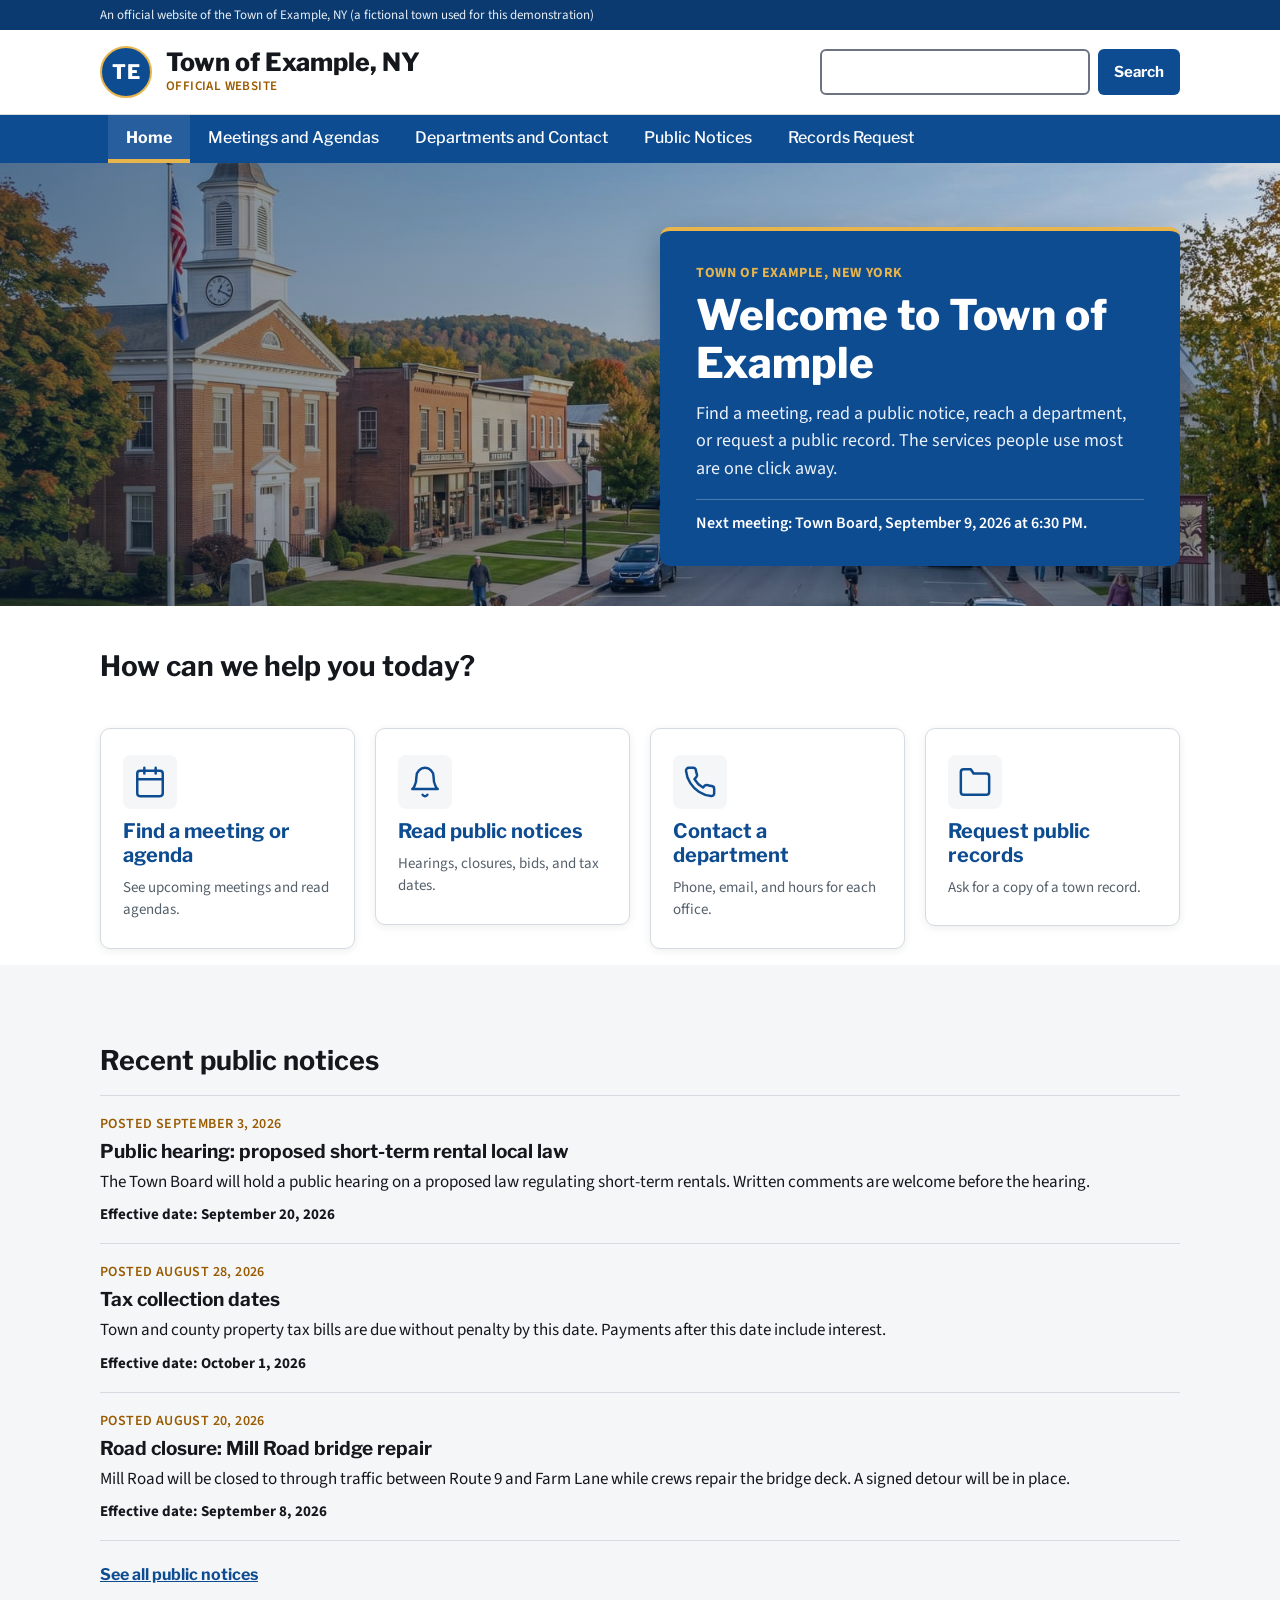
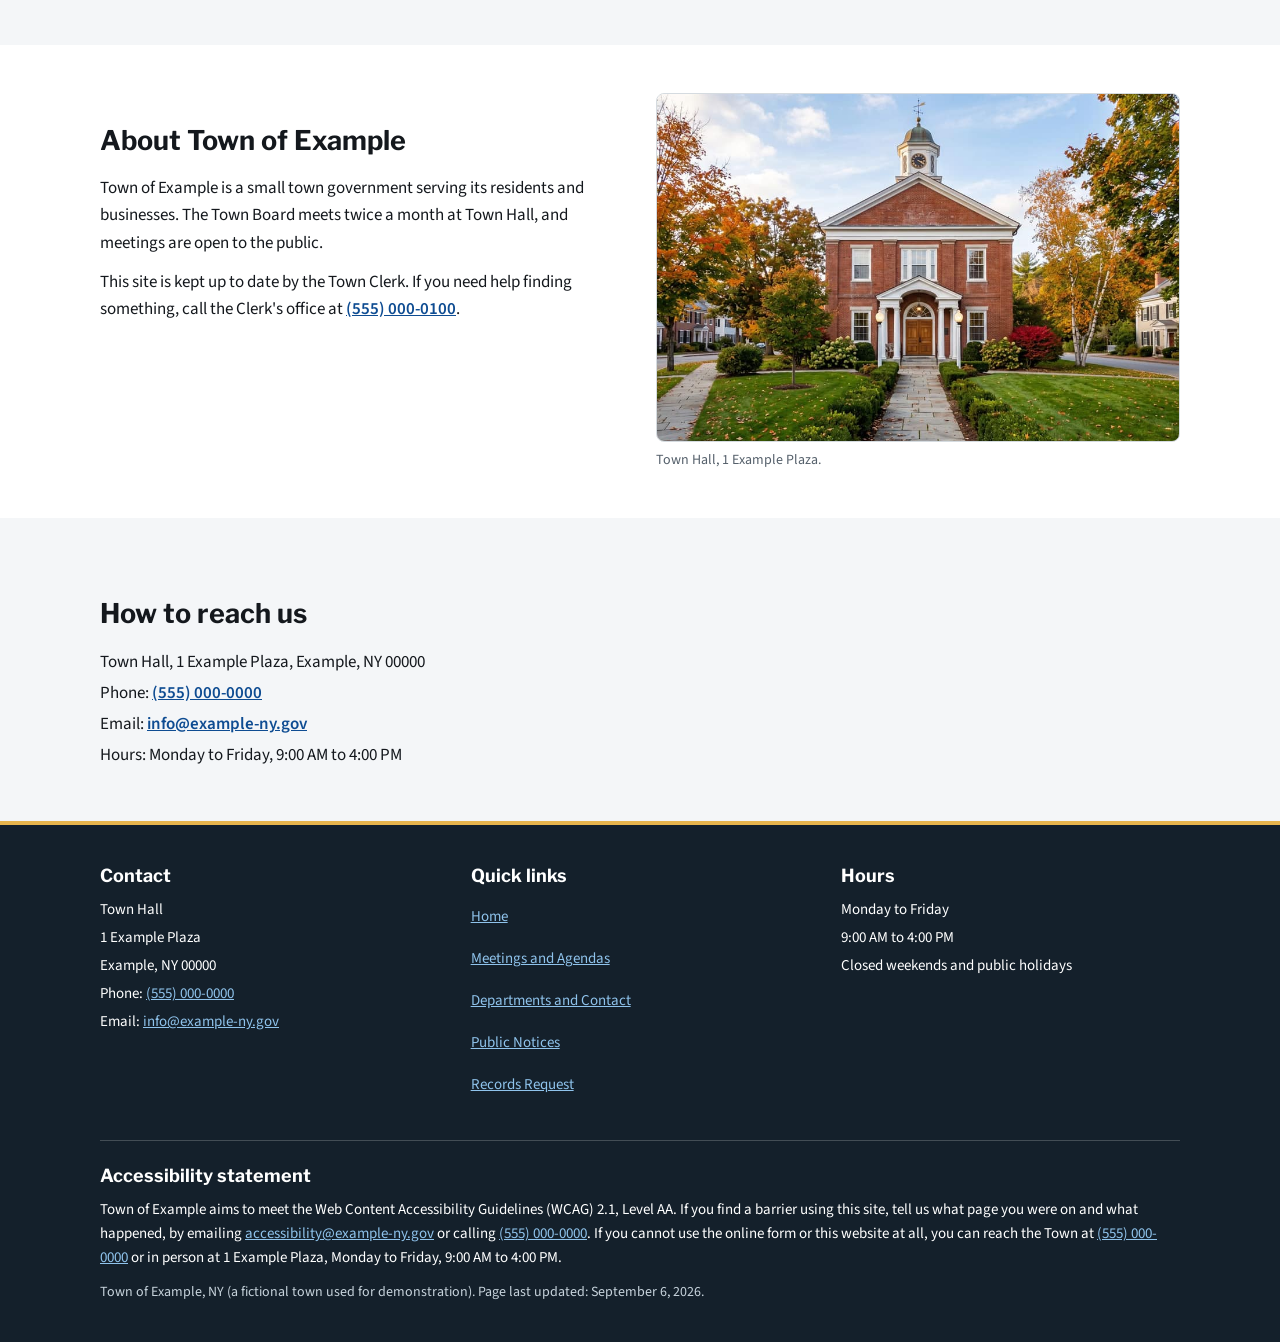
<file: index.html>
<!DOCTYPE html>
<html lang="en">
<head>
<meta charset="utf-8">
<meta name="viewport" content="width=device-width, initial-scale=1">
<title>Home | Town of Example, NY</title>
<meta name="description" content="Official website of the Town of Example, NY. Find meetings, public notices, department contacts, and request public records.">
<link rel="icon" href="favicon.svg" type="image/svg+xml">
<link rel="preconnect" href="https://fonts.googleapis.com">
<link rel="preconnect" href="https://fonts.gstatic.com" crossorigin>
<link href="https://fonts.googleapis.com/css2?family=Libre+Franklin:wght@400;500;600;700;800&family=Source+Sans+3:wght@400;600;700&display=swap" rel="stylesheet">
<link rel="stylesheet" href="styles.css">
</head>
<body>
<a class="skip-link" href="#main-content">Skip to main content</a>

<header class="site-header">
  <div class="utility-bar">
    <div class="utility-bar-inner">
      <p class="utility-bar-text">An official website of the Town of Example, NY (a fictional town used for this demonstration)</p>
    </div>
  </div>

  <div class="masthead">
    <div class="masthead-inner">
      <div class="brand-row">
        <span class="crest" aria-hidden="true">TE</span>
        <span class="brand-text">
          <span class="site-title">Town of Example, NY</span>
          <span class="official-line">Official website</span>
        </span>
      </div>
      <form class="search-form" role="search" aria-label="Site search">
        <label for="site-search" class="sr-only">Search this website</label>
        <input id="site-search" name="site-search" type="search" class="search-input">
        <button type="submit" class="search-button" aria-label="Submit search">Search</button>
      </form>
    </div>
  </div>

  <nav class="primary-nav" aria-label="Primary">
    <div class="primary-nav-inner">
      <button type="button" class="nav-toggle" aria-expanded="false" aria-controls="primary-nav-list">
        <span class="nav-toggle-icon" aria-hidden="true">&#9776;</span>
        Menu
      </button>
      <ul class="nav-list" id="primary-nav-list" role="list">
        <li><a class="nav-link" href="index.html" aria-current="page">Home</a></li>
        <li><a class="nav-link" href="meetings.html">Meetings and Agendas</a></li>
        <li><a class="nav-link" href="departments.html">Departments and Contact</a></li>
        <li><a class="nav-link" href="notices.html">Public Notices</a></li>
        <li><a class="nav-link" href="records-request.html">Records Request</a></li>
      </ul>
    </div>
  </nav>
</header>

<main id="main-content" tabindex="-1">
  <section aria-labelledby="home-h1">
    <div class="hero">
      <div class="hero-media">
        <img src="uploads/town-of-example-hero.jpg" alt="" class="hero-img">
        <div class="hero-scrim" aria-hidden="true"></div>
      </div>
      <div class="container">
        <div class="intro-panel">
          <p class="eyebrow-light">Town of Example, New York</p>
          <h1 id="home-h1" class="hero-title">Welcome to Town of Example</h1>
          <p class="hero-lead">Find a meeting, read a public notice, reach a department, or request a public record. The services people use most are one click away.</p>
          <p class="hero-next-meeting">Next meeting: Town Board, September 9, 2026 at 6:30 PM.</p>
        </div>
      </div>
    </div>

    <div class="container">
      <div class="task-wrap">
        <h2 class="task-heading">How can we help you today?</h2>
        <ul class="quick-link-grid" role="list">
          <li>
            <a class="quick-link-card" href="meetings.html">
              <span class="icon-wrap" aria-hidden="true">
                <svg width="34" height="34" viewBox="0 0 24 24" fill="none" stroke="currentColor" stroke-width="1.75" stroke-linecap="round" stroke-linejoin="round"><rect x="3" y="4" width="18" height="18" rx="2"></rect><line x1="16" y1="2" x2="16" y2="6"></line><line x1="8" y1="2" x2="8" y2="6"></line><line x1="3" y1="10" x2="21" y2="10"></line></svg>
              </span>
              <span class="quick-link-title">Find a meeting or agenda</span>
              <span class="quick-link-desc">See upcoming meetings and read agendas.</span>
            </a>
          </li>
          <li>
            <a class="quick-link-card" href="notices.html">
              <span class="icon-wrap" aria-hidden="true">
                <svg width="34" height="34" viewBox="0 0 24 24" fill="none" stroke="currentColor" stroke-width="1.75" stroke-linecap="round" stroke-linejoin="round"><path d="M18 8a6 6 0 0 0-12 0c0 7-3 9-3 9h18s-3-2-3-9"></path><path d="M13.73 21a2 2 0 0 1-3.46 0"></path></svg>
              </span>
              <span class="quick-link-title">Read public notices</span>
              <span class="quick-link-desc">Hearings, closures, bids, and tax dates.</span>
            </a>
          </li>
          <li>
            <a class="quick-link-card" href="departments.html">
              <span class="icon-wrap" aria-hidden="true">
                <svg width="34" height="34" viewBox="0 0 24 24" fill="none" stroke="currentColor" stroke-width="1.75" stroke-linecap="round" stroke-linejoin="round"><path d="M22 16.92v3a2 2 0 0 1-2.18 2 19.79 19.79 0 0 1-8.63-3.07 19.5 19.5 0 0 1-6-6 19.79 19.79 0 0 1-3.07-8.67A2 2 0 0 1 4.11 2h3a2 2 0 0 1 2 1.72c.13.96.36 1.9.7 2.81a2 2 0 0 1-.45 2.11L8.09 9.91a16 16 0 0 0 6 6l1.27-1.27a2 2 0 0 1 2.11-.45c.9.34 1.85.57 2.81.7A2 2 0 0 1 22 16.92z"></path></svg>
              </span>
              <span class="quick-link-title">Contact a department</span>
              <span class="quick-link-desc">Phone, email, and hours for each office.</span>
            </a>
          </li>
          <li>
            <a class="quick-link-card" href="records-request.html">
              <span class="icon-wrap" aria-hidden="true">
                <svg width="34" height="34" viewBox="0 0 24 24" fill="none" stroke="currentColor" stroke-width="1.75" stroke-linecap="round" stroke-linejoin="round"><path d="M22 19a2 2 0 0 1-2 2H4a2 2 0 0 1-2-2V5a2 2 0 0 1 2-2h5l2 3h9a2 2 0 0 1 2 2z"></path></svg>
              </span>
              <span class="quick-link-title">Request public records</span>
              <span class="quick-link-desc">Ask for a copy of a town record.</span>
            </a>
          </li>
        </ul>
      </div>
    </div>

    <div class="band-gray">
      <div class="container">
        <h2 class="h2">Recent public notices</h2>
        <div class="notice-list">
          <div class="notice-row">
            <p class="notice-date">Posted September 3, 2026</p>
            <h3 class="notice-row-title">Public hearing: proposed short-term rental local law</h3>
            <p class="notice-summary">The Town Board will hold a public hearing on a proposed law regulating short-term rentals. Written comments are welcome before the hearing.</p>
            <p class="notice-effective">Effective date: September 20, 2026</p>
          </div>
          <div class="notice-row">
            <p class="notice-date">Posted August 28, 2026</p>
            <h3 class="notice-row-title">Tax collection dates</h3>
            <p class="notice-summary">Town and county property tax bills are due without penalty by this date. Payments after this date include interest.</p>
            <p class="notice-effective">Effective date: October 1, 2026</p>
          </div>
          <div class="notice-row">
            <p class="notice-date">Posted August 20, 2026</p>
            <h3 class="notice-row-title">Road closure: Mill Road bridge repair</h3>
            <p class="notice-summary">Mill Road will be closed to through traffic between Route 9 and Farm Lane while crews repair the bridge deck. A signed detour will be in place.</p>
            <p class="notice-effective">Effective date: September 8, 2026</p>
          </div>
        </div>
        <a class="text-link" href="notices.html">See all public notices</a>
      </div>
    </div>

    <div class="band-white">
      <div class="container">
        <div class="about-grid">
          <div>
            <h2 class="h2">About Town of Example</h2>
            <p class="body-text">Town of Example is a small town government serving its residents and businesses. The Town Board meets twice a month at Town Hall, and meetings are open to the public.</p>
            <p class="body-text">This site is kept up to date by the Town Clerk. If you need help finding something, call the Clerk's office at <a class="inline-text-link" href="tel:+15550000100">(555) 000-0100</a>.</p>
          </div>
          <figure class="about-figure">
            <div class="about-image-wrap">
              <img src="uploads/town-of-example-townhall.jpg" alt="The Town of Example town hall, a brick building with a clock cupola, in autumn." class="about-img">
            </div>
            <figcaption class="fig-caption">Town Hall, 1 Example Plaza.</figcaption>
          </figure>
        </div>
      </div>
    </div>

    <div class="band-gray">
      <div class="container">
        <h2 class="h2">How to reach us</h2>
        <p class="reach-line">Town Hall, 1 Example Plaza, Example, NY 00000</p>
        <p class="reach-line">Phone: <a class="inline-text-link" href="tel:+15550000000">(555) 000-0000</a></p>
        <p class="reach-line">Email: <a class="inline-text-link" href="mailto:info@example-ny.gov">info@example-ny.gov</a></p>
        <p class="reach-line">Hours: Monday to Friday, 9:00 AM to 4:00 PM</p>
      </div>
    </div>
  </section>
</main>

<footer class="site-footer">
  <div class="footer-accent-rule" aria-hidden="true"></div>
  <div class="footer-inner">
    <div class="footer-cols">
      <div>
        <h2 class="footer-col-heading">Contact</h2>
        <p class="footer-text">Town Hall</p>
        <p class="footer-text">1 Example Plaza</p>
        <p class="footer-text">Example, NY 00000</p>
        <p class="footer-text">Phone: <a class="footer-link" href="tel:+15550000000">(555) 000-0000</a></p>
        <p class="footer-text">Email: <a class="footer-link" href="mailto:info@example-ny.gov">info@example-ny.gov</a></p>
      </div>
      <div>
        <h2 class="footer-col-heading">Quick links</h2>
        <ul class="footer-link-list" role="list">
          <li><a class="footer-nav-link" href="index.html">Home</a></li>
          <li><a class="footer-nav-link" href="meetings.html">Meetings and Agendas</a></li>
          <li><a class="footer-nav-link" href="departments.html">Departments and Contact</a></li>
          <li><a class="footer-nav-link" href="notices.html">Public Notices</a></li>
          <li><a class="footer-nav-link" href="records-request.html">Records Request</a></li>
        </ul>
      </div>
      <div>
        <h2 class="footer-col-heading">Hours</h2>
        <p class="footer-text">Monday to Friday</p>
        <p class="footer-text">9:00 AM to 4:00 PM</p>
        <p class="footer-text">Closed weekends and public holidays</p>
      </div>
    </div>

    <div class="footer-statement">
      <h2 class="footer-col-heading">Accessibility statement</h2>
      <p class="footer-text">Town of Example aims to meet the Web Content Accessibility Guidelines (WCAG) 2.1, Level AA. If you find a barrier using this site, tell us what page you were on and what happened, by emailing <a class="footer-link" href="mailto:accessibility@example-ny.gov">accessibility@example-ny.gov</a> or calling <a class="footer-link" href="tel:+15550000000">(555) 000-0000</a>. If you cannot use the online form or this website at all, you can reach the Town at <a class="footer-link" href="tel:+15550000000">(555) 000-0000</a> or in person at 1 Example Plaza, Monday to Friday, 9:00 AM to 4:00 PM.</p>
      <p class="footer-meta">Town of Example, NY (a fictional town used for demonstration). Page last updated: September 6, 2026.</p>
    </div>
  </div>
</footer>

<script src="app.js" defer></script>
</body>
</html>
</file>
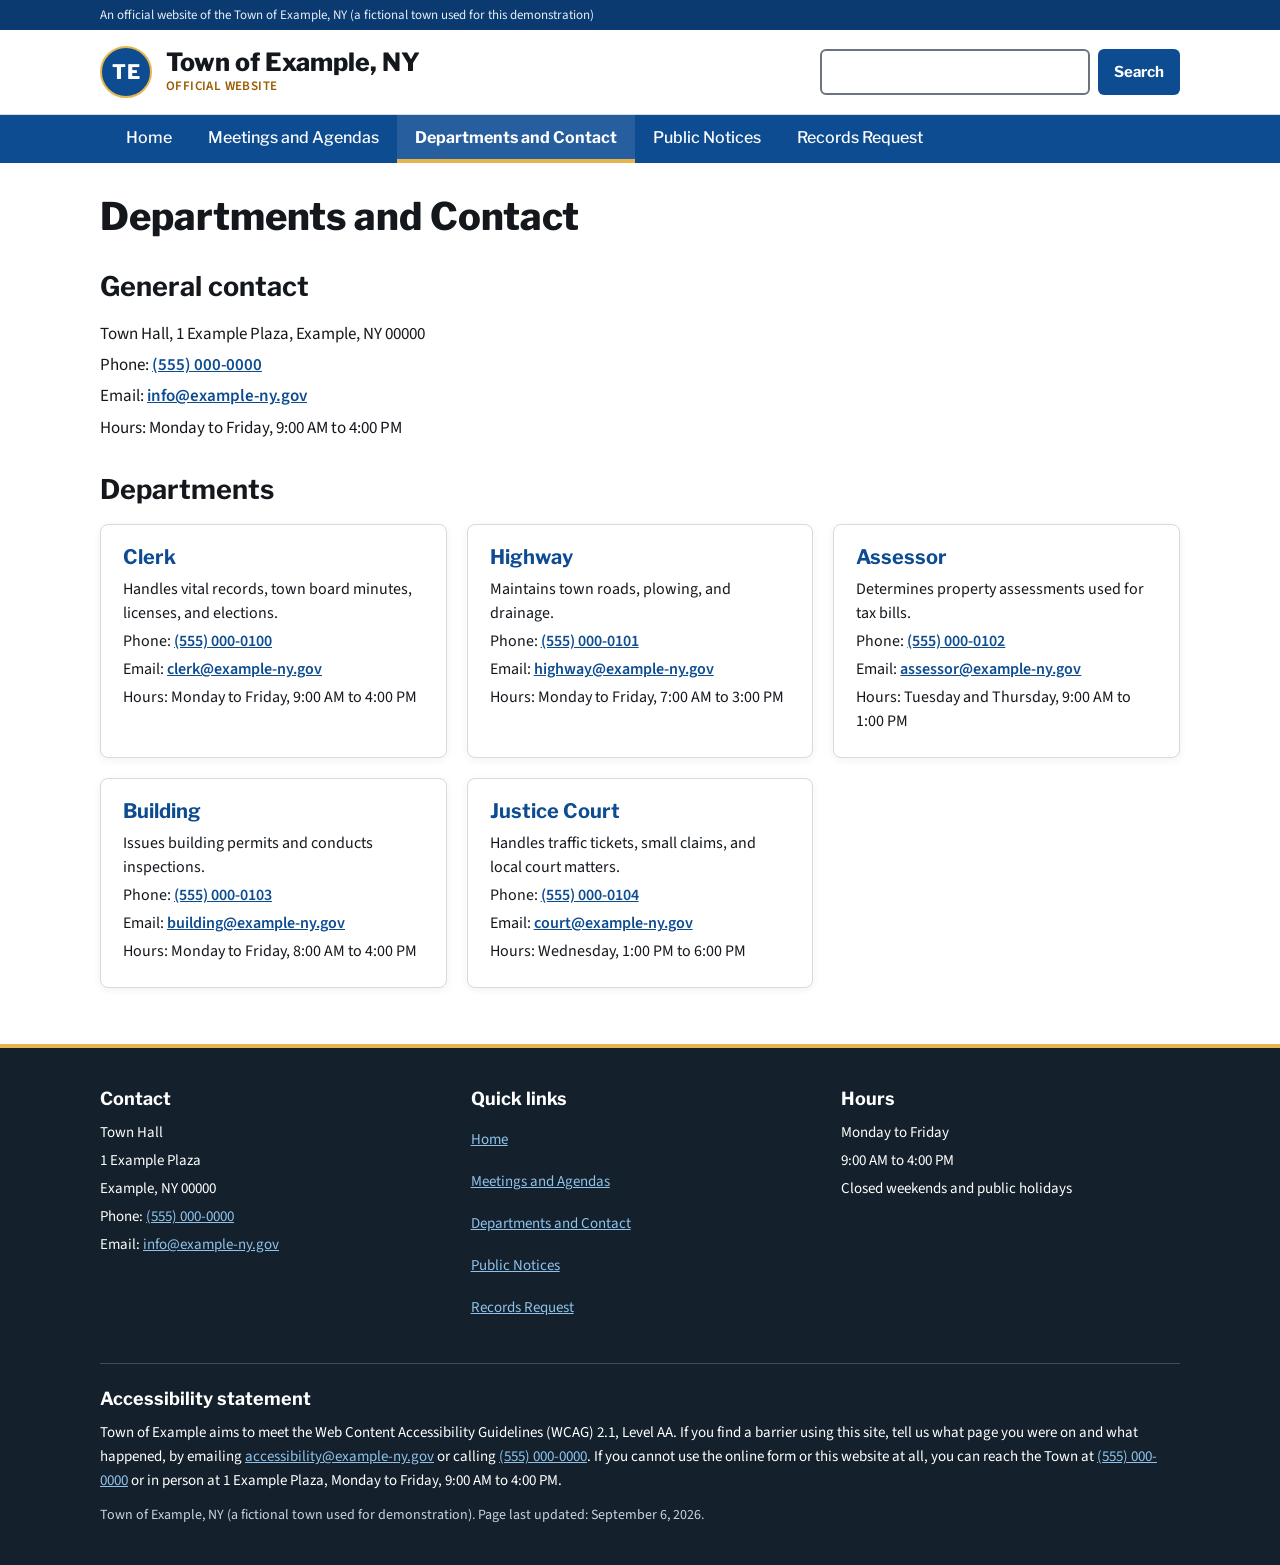
<file: departments.html>
<!DOCTYPE html>
<html lang="en">
<head>
<meta charset="utf-8">
<meta name="viewport" content="width=device-width, initial-scale=1">
<title>Departments and Contact | Town of Example, NY</title>
<meta name="description" content="Phone, email, and hours for each Town of Example department: Clerk, Highway, Assessor, Building, and Justice Court.">
<link rel="icon" href="favicon.svg" type="image/svg+xml">
<link rel="preconnect" href="https://fonts.googleapis.com">
<link rel="preconnect" href="https://fonts.gstatic.com" crossorigin>
<link href="https://fonts.googleapis.com/css2?family=Libre+Franklin:wght@400;500;600;700;800&family=Source+Sans+3:wght@400;600;700&display=swap" rel="stylesheet">
<link rel="stylesheet" href="styles.css">
</head>
<body>
<a class="skip-link" href="#main-content">Skip to main content</a>

<header class="site-header">
  <div class="utility-bar">
    <div class="utility-bar-inner">
      <p class="utility-bar-text">An official website of the Town of Example, NY (a fictional town used for this demonstration)</p>
    </div>
  </div>

  <div class="masthead">
    <div class="masthead-inner">
      <div class="brand-row">
        <span class="crest" aria-hidden="true">TE</span>
        <span class="brand-text">
          <span class="site-title">Town of Example, NY</span>
          <span class="official-line">Official website</span>
        </span>
      </div>
      <form class="search-form" role="search" aria-label="Site search">
        <label for="site-search" class="sr-only">Search this website</label>
        <input id="site-search" name="site-search" type="search" class="search-input">
        <button type="submit" class="search-button" aria-label="Submit search">Search</button>
      </form>
    </div>
  </div>

  <nav class="primary-nav" aria-label="Primary">
    <div class="primary-nav-inner">
      <button type="button" class="nav-toggle" aria-expanded="false" aria-controls="primary-nav-list">
        <span class="nav-toggle-icon" aria-hidden="true">&#9776;</span>
        Menu
      </button>
      <ul class="nav-list" id="primary-nav-list" role="list">
        <li><a class="nav-link" href="index.html">Home</a></li>
        <li><a class="nav-link" href="meetings.html">Meetings and Agendas</a></li>
        <li><a class="nav-link" href="departments.html" aria-current="page">Departments and Contact</a></li>
        <li><a class="nav-link" href="notices.html">Public Notices</a></li>
        <li><a class="nav-link" href="records-request.html">Records Request</a></li>
      </ul>
    </div>
  </nav>
</header>

<main id="main-content" tabindex="-1">
  <section aria-labelledby="dept-h1" class="page-inner">
    <h1 id="dept-h1" class="h1">Departments and Contact</h1>

    <h2 class="h2">General contact</h2>
    <p class="reach-line">Town Hall, 1 Example Plaza, Example, NY 00000</p>
    <p class="reach-line">Phone: <a class="inline-text-link" href="tel:+15550000000">(555) 000-0000</a></p>
    <p class="reach-line">Email: <a class="inline-text-link" href="mailto:info@example-ny.gov">info@example-ny.gov</a></p>
    <p class="reach-line">Hours: Monday to Friday, 9:00 AM to 4:00 PM</p>

    <h2 class="h2">Departments</h2>
    <ul class="dept-grid" role="list">
      <li class="dept-card">
        <h3 class="dept-name">Clerk</h3>
        <p class="dept-line">Handles vital records, town board minutes, licenses, and elections.</p>
        <p class="dept-line">Phone: <a class="inline-text-link" href="tel:+15550000100">(555) 000-0100</a></p>
        <p class="dept-line">Email: <a class="inline-text-link" href="mailto:clerk@example-ny.gov">clerk@example-ny.gov</a></p>
        <p class="dept-line">Hours: Monday to Friday, 9:00 AM to 4:00 PM</p>
      </li>
      <li class="dept-card">
        <h3 class="dept-name">Highway</h3>
        <p class="dept-line">Maintains town roads, plowing, and drainage.</p>
        <p class="dept-line">Phone: <a class="inline-text-link" href="tel:+15550000101">(555) 000-0101</a></p>
        <p class="dept-line">Email: <a class="inline-text-link" href="mailto:highway@example-ny.gov">highway@example-ny.gov</a></p>
        <p class="dept-line">Hours: Monday to Friday, 7:00 AM to 3:00 PM</p>
      </li>
      <li class="dept-card">
        <h3 class="dept-name">Assessor</h3>
        <p class="dept-line">Determines property assessments used for tax bills.</p>
        <p class="dept-line">Phone: <a class="inline-text-link" href="tel:+15550000102">(555) 000-0102</a></p>
        <p class="dept-line">Email: <a class="inline-text-link" href="mailto:assessor@example-ny.gov">assessor@example-ny.gov</a></p>
        <p class="dept-line">Hours: Tuesday and Thursday, 9:00 AM to 1:00 PM</p>
      </li>
      <li class="dept-card">
        <h3 class="dept-name">Building</h3>
        <p class="dept-line">Issues building permits and conducts inspections.</p>
        <p class="dept-line">Phone: <a class="inline-text-link" href="tel:+15550000103">(555) 000-0103</a></p>
        <p class="dept-line">Email: <a class="inline-text-link" href="mailto:building@example-ny.gov">building@example-ny.gov</a></p>
        <p class="dept-line">Hours: Monday to Friday, 8:00 AM to 4:00 PM</p>
      </li>
      <li class="dept-card">
        <h3 class="dept-name">Justice Court</h3>
        <p class="dept-line">Handles traffic tickets, small claims, and local court matters.</p>
        <p class="dept-line">Phone: <a class="inline-text-link" href="tel:+15550000104">(555) 000-0104</a></p>
        <p class="dept-line">Email: <a class="inline-text-link" href="mailto:court@example-ny.gov">court@example-ny.gov</a></p>
        <p class="dept-line">Hours: Wednesday, 1:00 PM to 6:00 PM</p>
      </li>
    </ul>
  </section>
</main>

<footer class="site-footer">
  <div class="footer-accent-rule" aria-hidden="true"></div>
  <div class="footer-inner">
    <div class="footer-cols">
      <div>
        <h2 class="footer-col-heading">Contact</h2>
        <p class="footer-text">Town Hall</p>
        <p class="footer-text">1 Example Plaza</p>
        <p class="footer-text">Example, NY 00000</p>
        <p class="footer-text">Phone: <a class="footer-link" href="tel:+15550000000">(555) 000-0000</a></p>
        <p class="footer-text">Email: <a class="footer-link" href="mailto:info@example-ny.gov">info@example-ny.gov</a></p>
      </div>
      <div>
        <h2 class="footer-col-heading">Quick links</h2>
        <ul class="footer-link-list" role="list">
          <li><a class="footer-nav-link" href="index.html">Home</a></li>
          <li><a class="footer-nav-link" href="meetings.html">Meetings and Agendas</a></li>
          <li><a class="footer-nav-link" href="departments.html">Departments and Contact</a></li>
          <li><a class="footer-nav-link" href="notices.html">Public Notices</a></li>
          <li><a class="footer-nav-link" href="records-request.html">Records Request</a></li>
        </ul>
      </div>
      <div>
        <h2 class="footer-col-heading">Hours</h2>
        <p class="footer-text">Monday to Friday</p>
        <p class="footer-text">9:00 AM to 4:00 PM</p>
        <p class="footer-text">Closed weekends and public holidays</p>
      </div>
    </div>

    <div class="footer-statement">
      <h2 class="footer-col-heading">Accessibility statement</h2>
      <p class="footer-text">Town of Example aims to meet the Web Content Accessibility Guidelines (WCAG) 2.1, Level AA. If you find a barrier using this site, tell us what page you were on and what happened, by emailing <a class="footer-link" href="mailto:accessibility@example-ny.gov">accessibility@example-ny.gov</a> or calling <a class="footer-link" href="tel:+15550000000">(555) 000-0000</a>. If you cannot use the online form or this website at all, you can reach the Town at <a class="footer-link" href="tel:+15550000000">(555) 000-0000</a> or in person at 1 Example Plaza, Monday to Friday, 9:00 AM to 4:00 PM.</p>
      <p class="footer-meta">Town of Example, NY (a fictional town used for demonstration). Page last updated: September 6, 2026.</p>
    </div>
  </div>
</footer>

<script src="app.js" defer></script>
</body>
</html>
</file>
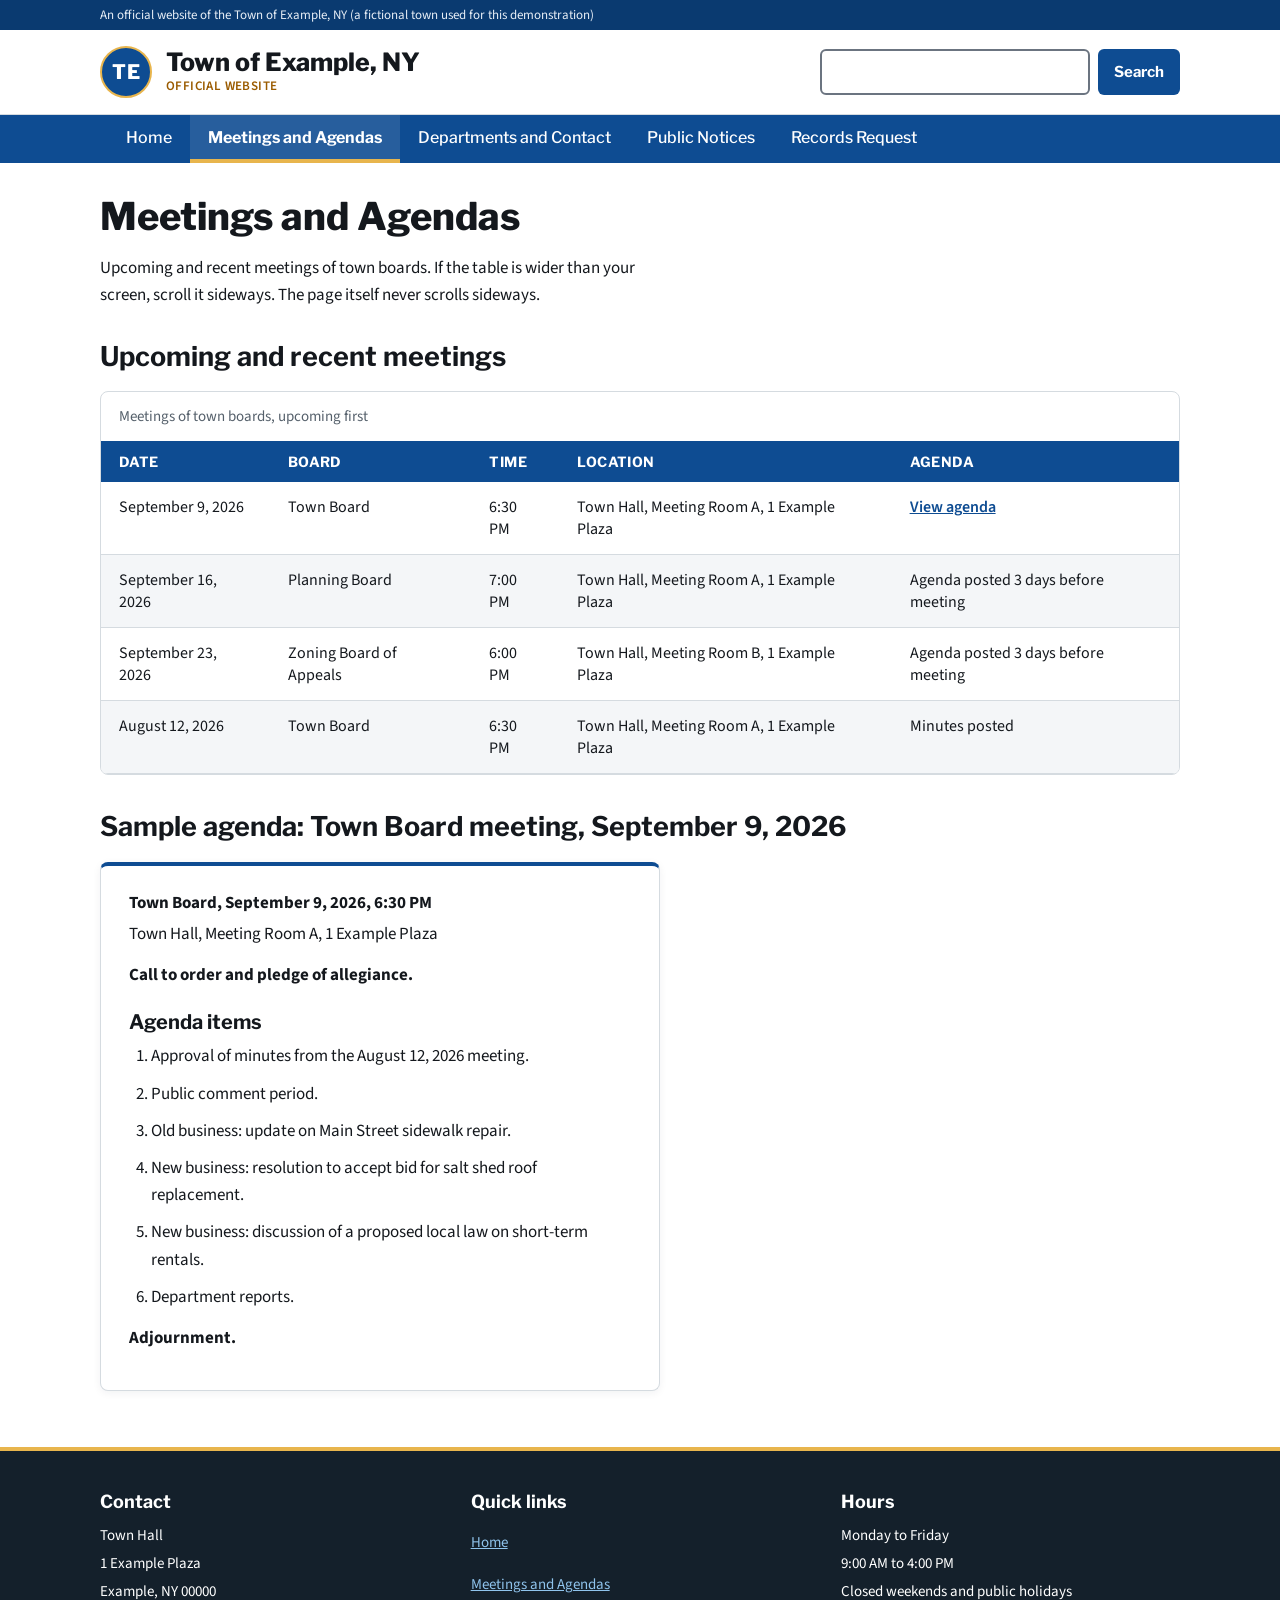
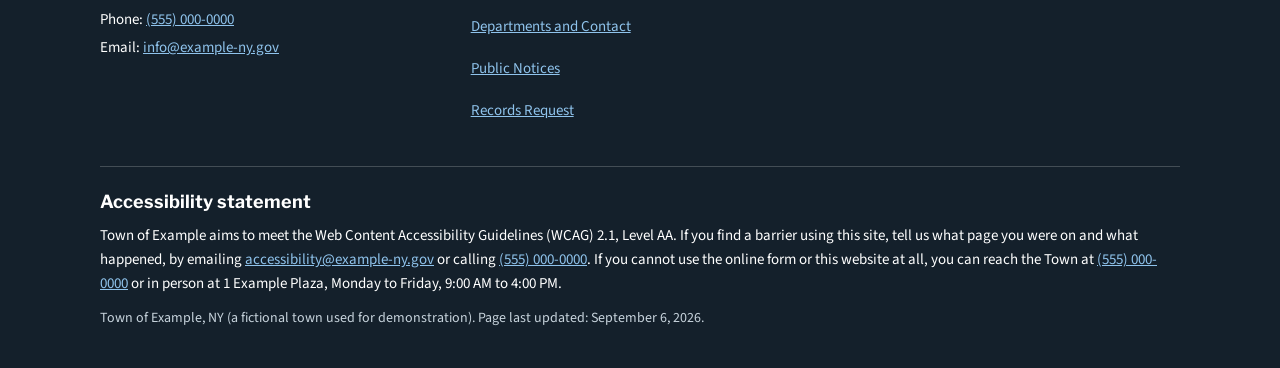
<file: meetings.html>
<!DOCTYPE html>
<html lang="en">
<head>
<meta charset="utf-8">
<meta name="viewport" content="width=device-width, initial-scale=1">
<title>Meetings and Agendas | Town of Example, NY</title>
<meta name="description" content="Upcoming and recent meetings of Town of Example boards, with a sample meeting agenda.">
<link rel="icon" href="favicon.svg" type="image/svg+xml">
<link rel="preconnect" href="https://fonts.googleapis.com">
<link rel="preconnect" href="https://fonts.gstatic.com" crossorigin>
<link href="https://fonts.googleapis.com/css2?family=Libre+Franklin:wght@400;500;600;700;800&family=Source+Sans+3:wght@400;600;700&display=swap" rel="stylesheet">
<link rel="stylesheet" href="styles.css">
</head>
<body>
<a class="skip-link" href="#main-content">Skip to main content</a>

<header class="site-header">
  <div class="utility-bar">
    <div class="utility-bar-inner">
      <p class="utility-bar-text">An official website of the Town of Example, NY (a fictional town used for this demonstration)</p>
    </div>
  </div>

  <div class="masthead">
    <div class="masthead-inner">
      <div class="brand-row">
        <span class="crest" aria-hidden="true">TE</span>
        <span class="brand-text">
          <span class="site-title">Town of Example, NY</span>
          <span class="official-line">Official website</span>
        </span>
      </div>
      <form class="search-form" role="search" aria-label="Site search">
        <label for="site-search" class="sr-only">Search this website</label>
        <input id="site-search" name="site-search" type="search" class="search-input">
        <button type="submit" class="search-button" aria-label="Submit search">Search</button>
      </form>
    </div>
  </div>

  <nav class="primary-nav" aria-label="Primary">
    <div class="primary-nav-inner">
      <button type="button" class="nav-toggle" aria-expanded="false" aria-controls="primary-nav-list">
        <span class="nav-toggle-icon" aria-hidden="true">&#9776;</span>
        Menu
      </button>
      <ul class="nav-list" id="primary-nav-list" role="list">
        <li><a class="nav-link" href="index.html">Home</a></li>
        <li><a class="nav-link" href="meetings.html" aria-current="page">Meetings and Agendas</a></li>
        <li><a class="nav-link" href="departments.html">Departments and Contact</a></li>
        <li><a class="nav-link" href="notices.html">Public Notices</a></li>
        <li><a class="nav-link" href="records-request.html">Records Request</a></li>
      </ul>
    </div>
  </nav>
</header>

<main id="main-content" tabindex="-1">
  <section aria-labelledby="meetings-h1" class="page-inner">
    <h1 id="meetings-h1" class="h1">Meetings and Agendas</h1>
    <p class="body-text">Upcoming and recent meetings of town boards. If the table is wider than your screen, scroll it sideways. The page itself never scrolls sideways.</p>

    <h2 class="h2">Upcoming and recent meetings</h2>

    <div class="meetings-table-wrap">
      <section aria-label="Meetings table, scrollable" tabindex="0" class="table-scroll">
        <table class="meetings-table">
          <caption class="table-caption">Meetings of town boards, upcoming first</caption>
          <thead>
            <tr>
              <th scope="col">Date</th>
              <th scope="col">Board</th>
              <th scope="col">Time</th>
              <th scope="col">Location</th>
              <th scope="col">Agenda</th>
            </tr>
          </thead>
          <tbody>
            <tr>
              <td>September 9, 2026</td>
              <td>Town Board</td>
              <td>6:30 PM</td>
              <td>Town Hall, Meeting Room A, 1 Example Plaza</td>
              <td><a class="inline-text-link" href="#sample-agenda">View agenda</a></td>
            </tr>
            <tr class="row-alt">
              <td>September 16, 2026</td>
              <td>Planning Board</td>
              <td>7:00 PM</td>
              <td>Town Hall, Meeting Room A, 1 Example Plaza</td>
              <td>Agenda posted 3 days before meeting</td>
            </tr>
            <tr>
              <td>September 23, 2026</td>
              <td>Zoning Board of Appeals</td>
              <td>6:00 PM</td>
              <td>Town Hall, Meeting Room B, 1 Example Plaza</td>
              <td>Agenda posted 3 days before meeting</td>
            </tr>
            <tr class="row-alt">
              <td>August 12, 2026</td>
              <td>Town Board</td>
              <td>6:30 PM</td>
              <td>Town Hall, Meeting Room A, 1 Example Plaza</td>
              <td>Minutes posted</td>
            </tr>
          </tbody>
        </table>
      </section>
    </div>

    <ul class="meetings-cards" role="list">
      <li class="meeting-card">
        <h3 class="meeting-card-title">Town Board</h3>
        <p class="meeting-card-line"><span class="meeting-card-label">Date:</span> September 9, 2026</p>
        <p class="meeting-card-line"><span class="meeting-card-label">Time:</span> 6:30 PM</p>
        <p class="meeting-card-line"><span class="meeting-card-label">Location:</span> Town Hall, Meeting Room A, 1 Example Plaza</p>
        <p class="meeting-card-line"><span class="meeting-card-label">Agenda:</span> <a class="inline-text-link" href="#sample-agenda">View agenda</a></p>
      </li>
      <li class="meeting-card">
        <h3 class="meeting-card-title">Planning Board</h3>
        <p class="meeting-card-line"><span class="meeting-card-label">Date:</span> September 16, 2026</p>
        <p class="meeting-card-line"><span class="meeting-card-label">Time:</span> 7:00 PM</p>
        <p class="meeting-card-line"><span class="meeting-card-label">Location:</span> Town Hall, Meeting Room A, 1 Example Plaza</p>
        <p class="meeting-card-line"><span class="meeting-card-label">Agenda:</span> Agenda posted 3 days before meeting</p>
      </li>
      <li class="meeting-card">
        <h3 class="meeting-card-title">Zoning Board of Appeals</h3>
        <p class="meeting-card-line"><span class="meeting-card-label">Date:</span> September 23, 2026</p>
        <p class="meeting-card-line"><span class="meeting-card-label">Time:</span> 6:00 PM</p>
        <p class="meeting-card-line"><span class="meeting-card-label">Location:</span> Town Hall, Meeting Room B, 1 Example Plaza</p>
        <p class="meeting-card-line"><span class="meeting-card-label">Agenda:</span> Agenda posted 3 days before meeting</p>
      </li>
      <li class="meeting-card">
        <h3 class="meeting-card-title">Town Board</h3>
        <p class="meeting-card-line"><span class="meeting-card-label">Date:</span> August 12, 2026</p>
        <p class="meeting-card-line"><span class="meeting-card-label">Time:</span> 6:30 PM</p>
        <p class="meeting-card-line"><span class="meeting-card-label">Location:</span> Town Hall, Meeting Room A, 1 Example Plaza</p>
        <p class="meeting-card-line"><span class="meeting-card-label">Agenda:</span> Minutes posted</p>
      </li>
    </ul>

    <h2 id="sample-agenda" class="h2">Sample agenda: Town Board meeting, September 9, 2026</h2>
    <div class="agenda-box">
      <p class="agenda-line"><strong>Town Board, September 9, 2026, 6:30 PM</strong></p>
      <p class="agenda-line">Town Hall, Meeting Room A, 1 Example Plaza</p>
      <p class="agenda-label">Call to order and pledge of allegiance.</p>
      <h3 class="h3">Agenda items</h3>
      <ol class="agenda-list">
        <li class="agenda-item">Approval of minutes from the August 12, 2026 meeting.</li>
        <li class="agenda-item">Public comment period.</li>
        <li class="agenda-item">Old business: update on Main Street sidewalk repair.</li>
        <li class="agenda-item">New business: resolution to accept bid for salt shed roof replacement.</li>
        <li class="agenda-item">New business: discussion of a proposed local law on short-term rentals.</li>
        <li class="agenda-item">Department reports.</li>
      </ol>
      <p class="agenda-label">Adjournment.</p>
    </div>
  </section>
</main>

<footer class="site-footer">
  <div class="footer-accent-rule" aria-hidden="true"></div>
  <div class="footer-inner">
    <div class="footer-cols">
      <div>
        <h2 class="footer-col-heading">Contact</h2>
        <p class="footer-text">Town Hall</p>
        <p class="footer-text">1 Example Plaza</p>
        <p class="footer-text">Example, NY 00000</p>
        <p class="footer-text">Phone: <a class="footer-link" href="tel:+15550000000">(555) 000-0000</a></p>
        <p class="footer-text">Email: <a class="footer-link" href="mailto:info@example-ny.gov">info@example-ny.gov</a></p>
      </div>
      <div>
        <h2 class="footer-col-heading">Quick links</h2>
        <ul class="footer-link-list" role="list">
          <li><a class="footer-nav-link" href="index.html">Home</a></li>
          <li><a class="footer-nav-link" href="meetings.html">Meetings and Agendas</a></li>
          <li><a class="footer-nav-link" href="departments.html">Departments and Contact</a></li>
          <li><a class="footer-nav-link" href="notices.html">Public Notices</a></li>
          <li><a class="footer-nav-link" href="records-request.html">Records Request</a></li>
        </ul>
      </div>
      <div>
        <h2 class="footer-col-heading">Hours</h2>
        <p class="footer-text">Monday to Friday</p>
        <p class="footer-text">9:00 AM to 4:00 PM</p>
        <p class="footer-text">Closed weekends and public holidays</p>
      </div>
    </div>

    <div class="footer-statement">
      <h2 class="footer-col-heading">Accessibility statement</h2>
      <p class="footer-text">Town of Example aims to meet the Web Content Accessibility Guidelines (WCAG) 2.1, Level AA. If you find a barrier using this site, tell us what page you were on and what happened, by emailing <a class="footer-link" href="mailto:accessibility@example-ny.gov">accessibility@example-ny.gov</a> or calling <a class="footer-link" href="tel:+15550000000">(555) 000-0000</a>. If you cannot use the online form or this website at all, you can reach the Town at <a class="footer-link" href="tel:+15550000000">(555) 000-0000</a> or in person at 1 Example Plaza, Monday to Friday, 9:00 AM to 4:00 PM.</p>
      <p class="footer-meta">Town of Example, NY (a fictional town used for demonstration). Page last updated: September 6, 2026.</p>
    </div>
  </div>
</footer>

<script src="app.js" defer></script>
</body>
</html>
</file>
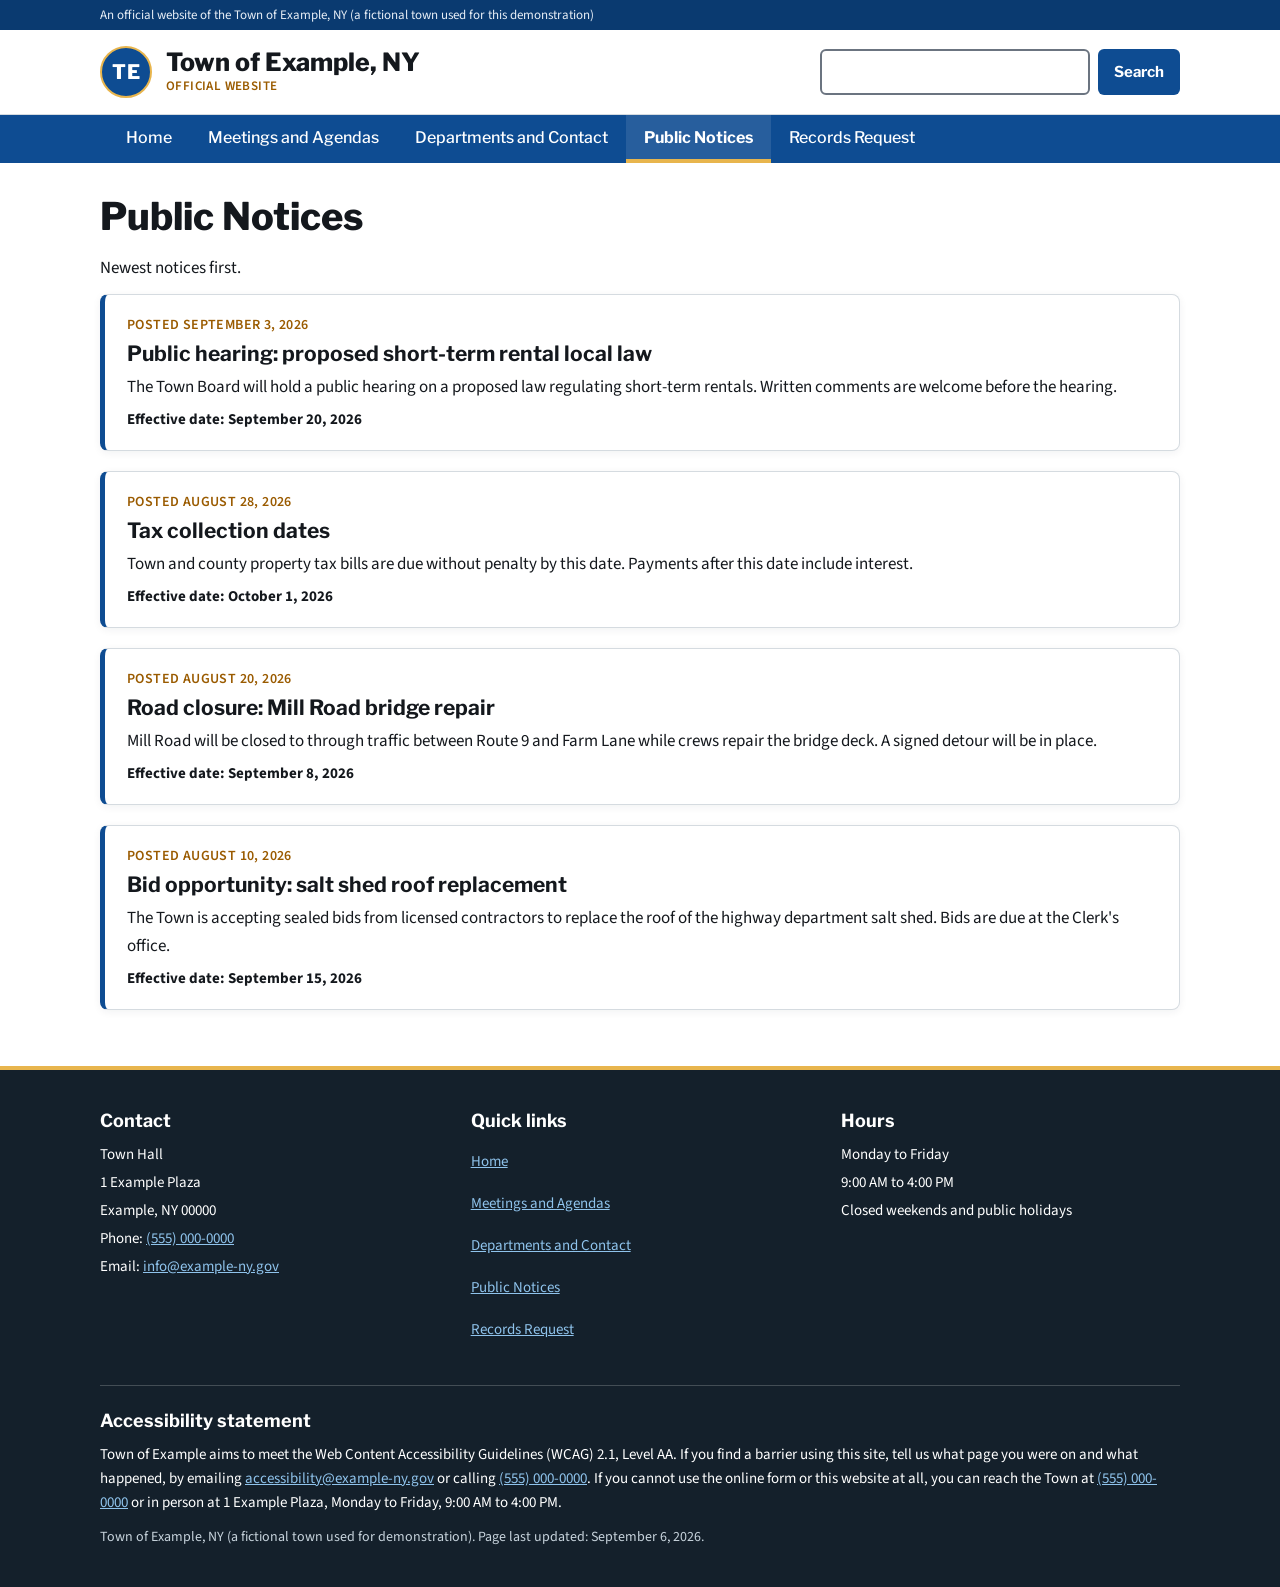
<file: notices.html>
<!DOCTYPE html>
<html lang="en">
<head>
<meta charset="utf-8">
<meta name="viewport" content="width=device-width, initial-scale=1">
<title>Public Notices | Town of Example, NY</title>
<meta name="description" content="Public hearings, road closures, bid opportunities, and tax collection dates for the Town of Example, newest first.">
<link rel="icon" href="favicon.svg" type="image/svg+xml">
<link rel="preconnect" href="https://fonts.googleapis.com">
<link rel="preconnect" href="https://fonts.gstatic.com" crossorigin>
<link href="https://fonts.googleapis.com/css2?family=Libre+Franklin:wght@400;500;600;700;800&family=Source+Sans+3:wght@400;600;700&display=swap" rel="stylesheet">
<link rel="stylesheet" href="styles.css">
</head>
<body>
<a class="skip-link" href="#main-content">Skip to main content</a>

<header class="site-header">
  <div class="utility-bar">
    <div class="utility-bar-inner">
      <p class="utility-bar-text">An official website of the Town of Example, NY (a fictional town used for this demonstration)</p>
    </div>
  </div>

  <div class="masthead">
    <div class="masthead-inner">
      <div class="brand-row">
        <span class="crest" aria-hidden="true">TE</span>
        <span class="brand-text">
          <span class="site-title">Town of Example, NY</span>
          <span class="official-line">Official website</span>
        </span>
      </div>
      <form class="search-form" role="search" aria-label="Site search">
        <label for="site-search" class="sr-only">Search this website</label>
        <input id="site-search" name="site-search" type="search" class="search-input">
        <button type="submit" class="search-button" aria-label="Submit search">Search</button>
      </form>
    </div>
  </div>

  <nav class="primary-nav" aria-label="Primary">
    <div class="primary-nav-inner">
      <button type="button" class="nav-toggle" aria-expanded="false" aria-controls="primary-nav-list">
        <span class="nav-toggle-icon" aria-hidden="true">&#9776;</span>
        Menu
      </button>
      <ul class="nav-list" id="primary-nav-list" role="list">
        <li><a class="nav-link" href="index.html">Home</a></li>
        <li><a class="nav-link" href="meetings.html">Meetings and Agendas</a></li>
        <li><a class="nav-link" href="departments.html">Departments and Contact</a></li>
        <li><a class="nav-link" href="notices.html" aria-current="page">Public Notices</a></li>
        <li><a class="nav-link" href="records-request.html">Records Request</a></li>
      </ul>
    </div>
  </nav>
</header>

<main id="main-content" tabindex="-1">
  <section aria-labelledby="notices-h1" class="page-inner">
    <h1 id="notices-h1" class="h1">Public Notices</h1>
    <p class="body-text">Newest notices first.</p>
    <ul class="notice-card-list" role="list">
      <li>
        <div class="notice-card">
          <p class="notice-date">Posted September 3, 2026</p>
          <h2 class="notice-title-h2">Public hearing: proposed short-term rental local law</h2>
          <p class="notice-summary">The Town Board will hold a public hearing on a proposed law regulating short-term rentals. Written comments are welcome before the hearing.</p>
          <p class="notice-effective">Effective date: September 20, 2026</p>
        </div>
      </li>
      <li>
        <div class="notice-card">
          <p class="notice-date">Posted August 28, 2026</p>
          <h2 class="notice-title-h2">Tax collection dates</h2>
          <p class="notice-summary">Town and county property tax bills are due without penalty by this date. Payments after this date include interest.</p>
          <p class="notice-effective">Effective date: October 1, 2026</p>
        </div>
      </li>
      <li>
        <div class="notice-card">
          <p class="notice-date">Posted August 20, 2026</p>
          <h2 class="notice-title-h2">Road closure: Mill Road bridge repair</h2>
          <p class="notice-summary">Mill Road will be closed to through traffic between Route 9 and Farm Lane while crews repair the bridge deck. A signed detour will be in place.</p>
          <p class="notice-effective">Effective date: September 8, 2026</p>
        </div>
      </li>
      <li>
        <div class="notice-card">
          <p class="notice-date">Posted August 10, 2026</p>
          <h2 class="notice-title-h2">Bid opportunity: salt shed roof replacement</h2>
          <p class="notice-summary">The Town is accepting sealed bids from licensed contractors to replace the roof of the highway department salt shed. Bids are due at the Clerk's office.</p>
          <p class="notice-effective">Effective date: September 15, 2026</p>
        </div>
      </li>
    </ul>
  </section>
</main>

<footer class="site-footer">
  <div class="footer-accent-rule" aria-hidden="true"></div>
  <div class="footer-inner">
    <div class="footer-cols">
      <div>
        <h2 class="footer-col-heading">Contact</h2>
        <p class="footer-text">Town Hall</p>
        <p class="footer-text">1 Example Plaza</p>
        <p class="footer-text">Example, NY 00000</p>
        <p class="footer-text">Phone: <a class="footer-link" href="tel:+15550000000">(555) 000-0000</a></p>
        <p class="footer-text">Email: <a class="footer-link" href="mailto:info@example-ny.gov">info@example-ny.gov</a></p>
      </div>
      <div>
        <h2 class="footer-col-heading">Quick links</h2>
        <ul class="footer-link-list" role="list">
          <li><a class="footer-nav-link" href="index.html">Home</a></li>
          <li><a class="footer-nav-link" href="meetings.html">Meetings and Agendas</a></li>
          <li><a class="footer-nav-link" href="departments.html">Departments and Contact</a></li>
          <li><a class="footer-nav-link" href="notices.html">Public Notices</a></li>
          <li><a class="footer-nav-link" href="records-request.html">Records Request</a></li>
        </ul>
      </div>
      <div>
        <h2 class="footer-col-heading">Hours</h2>
        <p class="footer-text">Monday to Friday</p>
        <p class="footer-text">9:00 AM to 4:00 PM</p>
        <p class="footer-text">Closed weekends and public holidays</p>
      </div>
    </div>

    <div class="footer-statement">
      <h2 class="footer-col-heading">Accessibility statement</h2>
      <p class="footer-text">Town of Example aims to meet the Web Content Accessibility Guidelines (WCAG) 2.1, Level AA. If you find a barrier using this site, tell us what page you were on and what happened, by emailing <a class="footer-link" href="mailto:accessibility@example-ny.gov">accessibility@example-ny.gov</a> or calling <a class="footer-link" href="tel:+15550000000">(555) 000-0000</a>. If you cannot use the online form or this website at all, you can reach the Town at <a class="footer-link" href="tel:+15550000000">(555) 000-0000</a> or in person at 1 Example Plaza, Monday to Friday, 9:00 AM to 4:00 PM.</p>
      <p class="footer-meta">Town of Example, NY (a fictional town used for demonstration). Page last updated: September 6, 2026.</p>
    </div>
  </div>
</footer>

<script src="app.js" defer></script>
</body>
</html>
</file>
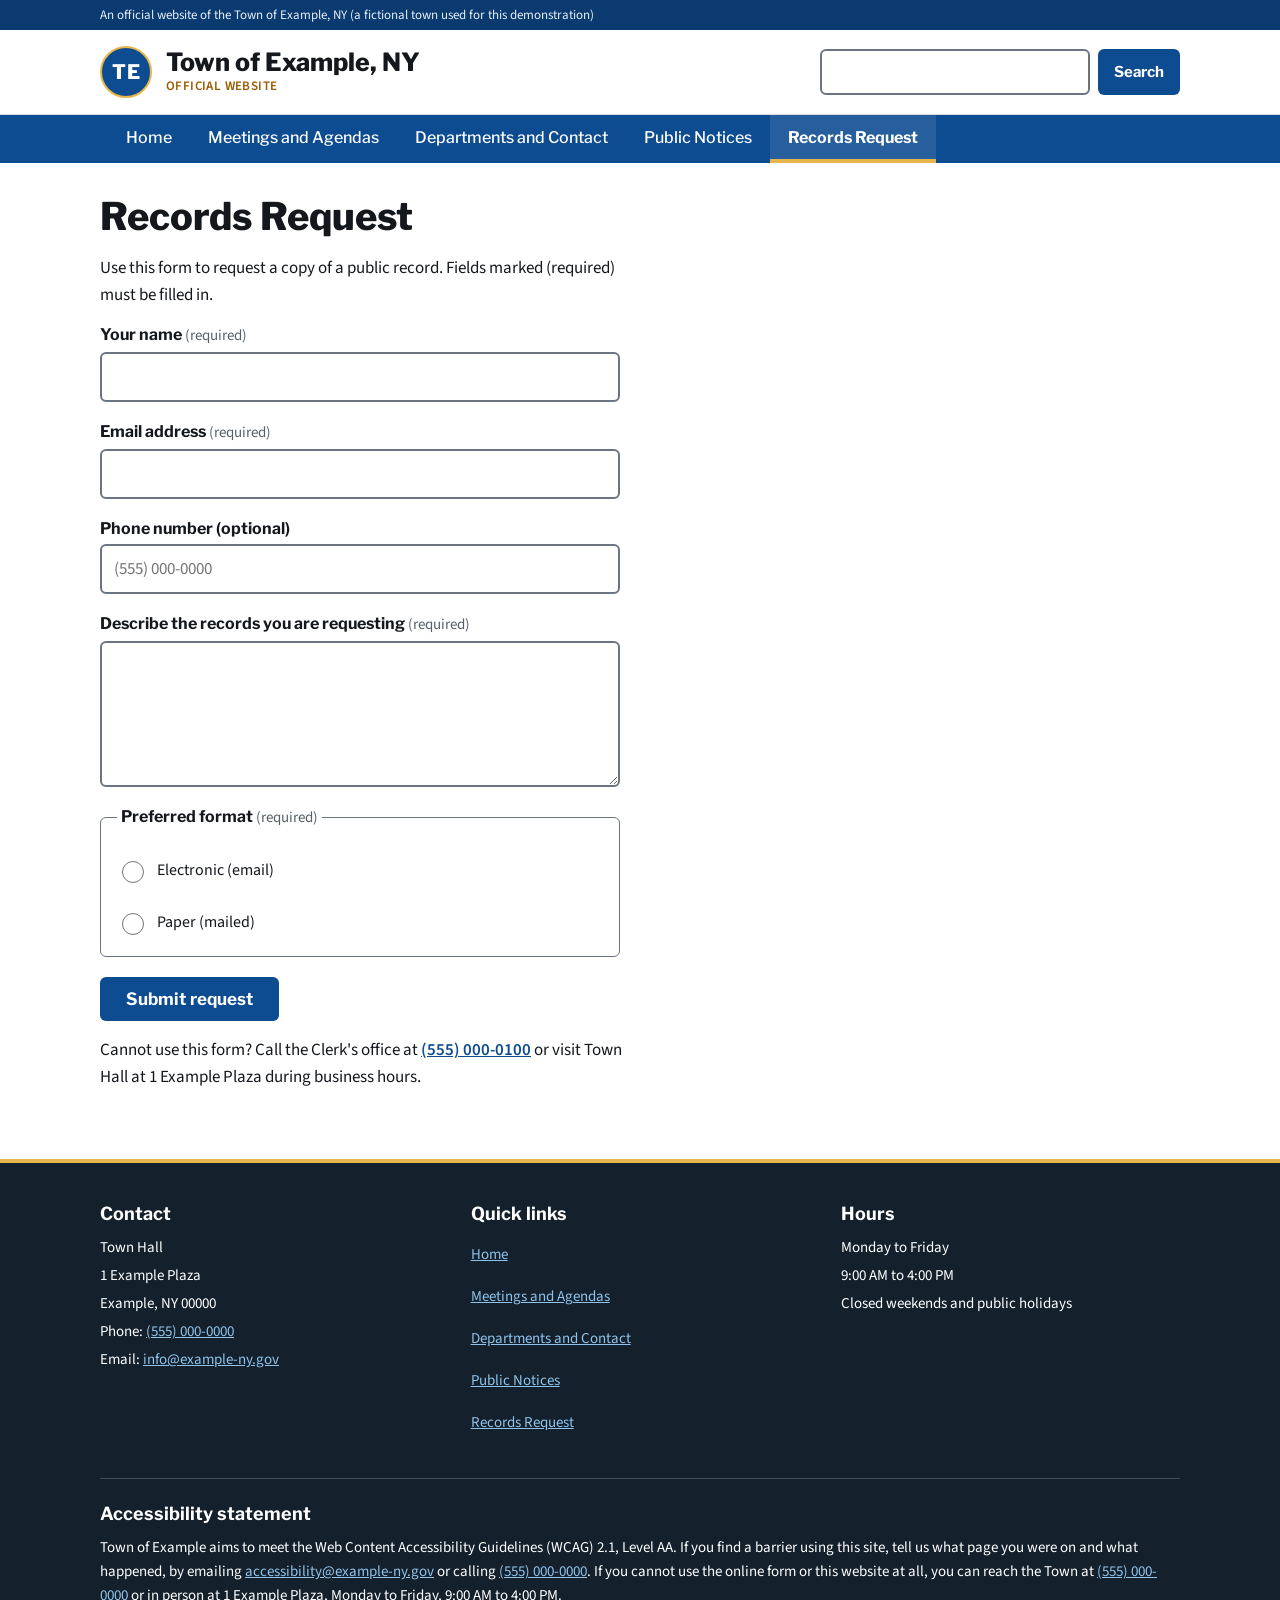
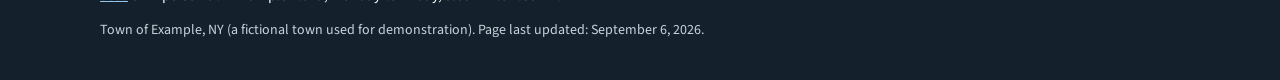
<file: records-request.html>
<!DOCTYPE html>
<html lang="en">
<head>
<meta charset="utf-8">
<meta name="viewport" content="width=device-width, initial-scale=1">
<title>Records Request | Town of Example, NY</title>
<meta name="description" content="Request a copy of a public record from the Town of Example using this online form.">
<link rel="icon" href="favicon.svg" type="image/svg+xml">
<link rel="preconnect" href="https://fonts.googleapis.com">
<link rel="preconnect" href="https://fonts.gstatic.com" crossorigin>
<link href="https://fonts.googleapis.com/css2?family=Libre+Franklin:wght@400;500;600;700;800&family=Source+Sans+3:wght@400;600;700&display=swap" rel="stylesheet">
<link rel="stylesheet" href="styles.css">
</head>
<body>
<a class="skip-link" href="#main-content">Skip to main content</a>

<header class="site-header">
  <div class="utility-bar">
    <div class="utility-bar-inner">
      <p class="utility-bar-text">An official website of the Town of Example, NY (a fictional town used for this demonstration)</p>
    </div>
  </div>

  <div class="masthead">
    <div class="masthead-inner">
      <div class="brand-row">
        <span class="crest" aria-hidden="true">TE</span>
        <span class="brand-text">
          <span class="site-title">Town of Example, NY</span>
          <span class="official-line">Official website</span>
        </span>
      </div>
      <form class="search-form" role="search" aria-label="Site search">
        <label for="site-search" class="sr-only">Search this website</label>
        <input id="site-search" name="site-search" type="search" class="search-input">
        <button type="submit" class="search-button" aria-label="Submit search">Search</button>
      </form>
    </div>
  </div>

  <nav class="primary-nav" aria-label="Primary">
    <div class="primary-nav-inner">
      <button type="button" class="nav-toggle" aria-expanded="false" aria-controls="primary-nav-list">
        <span class="nav-toggle-icon" aria-hidden="true">&#9776;</span>
        Menu
      </button>
      <ul class="nav-list" id="primary-nav-list" role="list">
        <li><a class="nav-link" href="index.html">Home</a></li>
        <li><a class="nav-link" href="meetings.html">Meetings and Agendas</a></li>
        <li><a class="nav-link" href="departments.html">Departments and Contact</a></li>
        <li><a class="nav-link" href="notices.html">Public Notices</a></li>
        <li><a class="nav-link" href="records-request.html" aria-current="page">Records Request</a></li>
      </ul>
    </div>
  </nav>
</header>

<main id="main-content" tabindex="-1">
  <section aria-labelledby="records-h1" class="page-inner">
    <h1 id="records-h1" class="h1">Records Request</h1>
    <p class="body-text">Use this form to request a copy of a public record. Fields marked (required) must be filled in.</p>

    <div id="rr-success" role="status" tabindex="-1" class="success-region"></div>
    <div id="rr-error-summary" role="alert" tabindex="-1" class="error-summary-region"></div>

    <form id="records-request-form" novalidate class="records-form">
      <div class="field-wrap">
        <label for="rr-name" class="label">Your name <span class="required-marker">(required)</span></label>
        <input id="rr-name" name="name" type="text" autocomplete="name" class="input">
        <p id="rr-name-error" class="error-text"></p>
      </div>

      <div class="field-wrap">
        <label for="rr-email" class="label">Email address <span class="required-marker">(required)</span></label>
        <input id="rr-email" name="email" type="email" autocomplete="email" class="input">
        <p id="rr-email-error" class="error-text"></p>
      </div>

      <div class="field-wrap">
        <label for="rr-phone" class="label">Phone number (optional)</label>
        <input id="rr-phone" name="phone" type="tel" autocomplete="tel" class="input" placeholder="(555) 000-0000">
      </div>

      <div class="field-wrap">
        <label for="rr-description" class="label">Describe the records you are requesting <span class="required-marker">(required)</span></label>
        <textarea id="rr-description" name="description" rows="5" class="input textarea"></textarea>
        <p id="rr-description-error" class="error-text"></p>
      </div>

      <fieldset id="rr-format" class="fieldset">
        <legend class="legend">Preferred format <span class="required-marker">(required)</span></legend>
        <div class="radio-group">
          <div class="radio-row">
            <input id="rr-format-electronic" type="radio" name="format" value="electronic" class="radio-input">
            <label for="rr-format-electronic" class="radio-label">Electronic (email)</label>
          </div>
          <div class="radio-row">
            <input id="rr-format-paper" type="radio" name="format" value="paper" class="radio-input">
            <label for="rr-format-paper" class="radio-label">Paper (mailed)</label>
          </div>
        </div>
        <p id="rr-format-error" class="error-text"></p>
      </fieldset>

      <button type="submit" class="submit-button">Submit request</button>
    </form>

    <p class="body-text">Cannot use this form? Call the Clerk's office at <a class="inline-text-link" href="tel:+15550000100">(555) 000-0100</a> or visit Town Hall at 1 Example Plaza during business hours.</p>
  </section>
</main>

<footer class="site-footer">
  <div class="footer-accent-rule" aria-hidden="true"></div>
  <div class="footer-inner">
    <div class="footer-cols">
      <div>
        <h2 class="footer-col-heading">Contact</h2>
        <p class="footer-text">Town Hall</p>
        <p class="footer-text">1 Example Plaza</p>
        <p class="footer-text">Example, NY 00000</p>
        <p class="footer-text">Phone: <a class="footer-link" href="tel:+15550000000">(555) 000-0000</a></p>
        <p class="footer-text">Email: <a class="footer-link" href="mailto:info@example-ny.gov">info@example-ny.gov</a></p>
      </div>
      <div>
        <h2 class="footer-col-heading">Quick links</h2>
        <ul class="footer-link-list" role="list">
          <li><a class="footer-nav-link" href="index.html">Home</a></li>
          <li><a class="footer-nav-link" href="meetings.html">Meetings and Agendas</a></li>
          <li><a class="footer-nav-link" href="departments.html">Departments and Contact</a></li>
          <li><a class="footer-nav-link" href="notices.html">Public Notices</a></li>
          <li><a class="footer-nav-link" href="records-request.html">Records Request</a></li>
        </ul>
      </div>
      <div>
        <h2 class="footer-col-heading">Hours</h2>
        <p class="footer-text">Monday to Friday</p>
        <p class="footer-text">9:00 AM to 4:00 PM</p>
        <p class="footer-text">Closed weekends and public holidays</p>
      </div>
    </div>

    <div class="footer-statement">
      <h2 class="footer-col-heading">Accessibility statement</h2>
      <p class="footer-text">Town of Example aims to meet the Web Content Accessibility Guidelines (WCAG) 2.1, Level AA. If you find a barrier using this site, tell us what page you were on and what happened, by emailing <a class="footer-link" href="mailto:accessibility@example-ny.gov">accessibility@example-ny.gov</a> or calling <a class="footer-link" href="tel:+15550000000">(555) 000-0000</a>. If you cannot use the online form or this website at all, you can reach the Town at <a class="footer-link" href="tel:+15550000000">(555) 000-0000</a> or in person at 1 Example Plaza, Monday to Friday, 9:00 AM to 4:00 PM.</p>
      <p class="footer-meta">Town of Example, NY (a fictional town used for demonstration). Page last updated: September 6, 2026.</p>
    </div>
  </div>
</footer>

<script src="app.js" defer></script>
</body>
</html>
</file>
<file: styles.css>
/* Town of Example, NY, demo site stylesheet.
   Colors and type scale are taken exactly from the approved Claude Design
   handoff (design-source/Town of Example Website.dc.html). Do not substitute
   similar shades; see accessibility-decision-rulebook.md for the contrast pairs. */

:root {
  --bg: #FFFFFF;
  --surface: #F4F6F8;
  --border: #6B7480;
  --border-light: #D5DBE0;
  --ink: #14181D;
  --muted: #55606B;
  --primary: #0E4C92;
  --primary-dark: #0A3A70;
  --secondary: #9A5B00;
  --gold: #E8B54D;
  --error: #B3261E;
  --error-bg: #FBEAE8;
  --success-bg: #EAF3EC;
  --success-text: #1E4620;
  --footer-bg: #14202B;
  --footer-muted: #C7D3DC;
  --footer-link: #8FC3EC;
  --head-font: "Libre Franklin", "Segoe UI", Helvetica, Arial, sans-serif;
  --body-font: "Source Sans 3", "Segoe UI", Helvetica, Arial, sans-serif;
}

*, *::before, *::after { box-sizing: border-box; }

html { -webkit-text-size-adjust: 100%; }

body {
  margin: 0;
  background: var(--bg);
  color: var(--ink);
  font-family: var(--body-font);
  min-height: 100vh;
  overflow-x: hidden;
  display: flex;
  flex-direction: column;
}

img { max-width: 100%; }

a { color: var(--primary); }

.sr-only {
  position: absolute;
  width: 1px;
  height: 1px;
  padding: 0;
  margin: -1px;
  overflow: hidden;
  clip: rect(0, 0, 0, 0);
  white-space: nowrap;
  border: 0;
}

/* Focus indicator: shown the same way on every interactive element, on
   mouse or keyboard focus, per the accessibility rulebook's 2.4.7 method. */
a:focus,
button:focus,
input:focus,
textarea:focus,
[tabindex]:focus {
  outline: 3px solid var(--ink);
  outline-offset: 2px;
}
.site-header :focus,
.site-footer :focus {
  outline: 3px solid #FFFFFF;
  outline-offset: 2px;
}

.container {
  max-width: 1120px;
  margin: 0 auto;
  padding: 0 20px;
  width: 100%;
}

.page-inner {
  max-width: 1120px;
  margin: 0 auto;
  padding: 32px 20px 56px;
  width: 100%;
}

.band-white { background: var(--bg); padding: 48px 0; }
.band-gray { background: var(--surface); padding: 48px 0; }

/* Skip link: first focusable element in the document; off-screen until it
   receives keyboard focus, then fixed at the top-left corner. */
.skip-link {
  position: absolute;
  left: -9999px;
  top: auto;
  background: var(--ink);
  color: #FFFFFF;
  padding: 12px 20px;
  font-size: 16px;
  font-weight: 700;
  z-index: 100;
  text-decoration: none;
  font-family: var(--body-font);
}
.skip-link:focus {
  position: fixed;
  left: 8px;
  top: 8px;
  outline: 3px solid var(--gold);
  outline-offset: 2px;
}

/* ---------- Header ---------- */

.utility-bar { background: var(--primary-dark); }
.utility-bar-inner {
  max-width: 1120px;
  margin: 0 auto;
  padding: 6px 20px;
}
.utility-bar-text {
  font-size: 13px;
  color: #E7EEF6;
  font-family: var(--body-font);
  margin: 0;
}

.masthead { background: var(--bg); border-bottom: 1px solid var(--border-light); }
.masthead-inner {
  max-width: 1120px;
  margin: 0 auto;
  padding: 16px 20px;
  display: flex;
  flex-wrap: wrap;
  gap: 16px;
  align-items: center;
  justify-content: space-between;
}
.brand-row { display: flex; align-items: center; gap: 14px; }
.crest {
  display: inline-flex;
  align-items: center;
  justify-content: center;
  width: 52px;
  height: 52px;
  border-radius: 50%;
  background: var(--primary);
  color: #FFFFFF;
  font-family: var(--head-font);
  font-weight: 800;
  font-size: 20px;
  letter-spacing: 0.5px;
  flex: 0 0 auto;
  border: 2px solid var(--gold);
}
.brand-text { display: flex; flex-direction: column; }
.site-title { font-family: var(--head-font); font-size: 25px; font-weight: 800; color: var(--ink); line-height: 1.1; }
.official-line {
  font-family: var(--body-font);
  font-size: 13px;
  font-weight: 600;
  color: var(--secondary);
  letter-spacing: 0.4px;
  text-transform: uppercase;
}

.search-form {
  display: flex;
  gap: 8px;
  align-items: stretch;
  flex: 1 1 240px;
  max-width: 360px;
}
.search-input {
  font-family: var(--body-font);
  font-size: 16px;
  padding: 10px 12px;
  min-height: 44px;
  border: 2px solid var(--border);
  border-radius: 6px;
  color: var(--ink);
  background: var(--bg);
  flex: 1 1 auto;
  min-width: 0;
}
.search-button {
  font-family: var(--head-font);
  font-size: 15px;
  font-weight: 700;
  color: #FFFFFF;
  background: var(--primary);
  border: none;
  border-radius: 6px;
  padding: 10px 16px;
  min-height: 44px;
  cursor: pointer;
  flex: 0 0 auto;
}
.search-button:hover { background: var(--primary-dark); }

/* Primary nav: mobile-first. Below 640px it is a "Menu" disclosure button
   that expands a full-width vertical list; at 640px and up it becomes the
   horizontal bar, and the toggle button is hidden. */
.primary-nav { background: var(--primary); }
.primary-nav-inner { max-width: 1120px; margin: 0 auto; padding: 0 20px; }

.nav-toggle {
  display: flex;
  align-items: center;
  gap: 8px;
  width: 100%;
  min-height: 48px;
  padding: 12px 0;
  font-family: var(--head-font);
  font-size: 16px;
  font-weight: 700;
  color: #FFFFFF;
  background: none;
  border: none;
  cursor: pointer;
}
.nav-toggle-icon { font-size: 20px; line-height: 1; }

.nav-list {
  list-style: none;
  margin: 0;
  padding: 0 0 12px;
  display: none;
  flex-direction: column;
}
.nav-list.is-open { display: flex; }

.nav-link {
  display: flex;
  align-items: center;
  min-height: 48px;
  padding: 12px 18px;
  font-family: var(--head-font);
  font-size: 16px;
  font-weight: 500;
  color: #FFFFFF;
  text-decoration: none;
  background: none;
  border: none;
  border-bottom: 4px solid transparent;
  width: 100%;
}
.nav-link:hover { background: rgba(255, 255, 255, 0.12); }
.nav-link[aria-current="page"] {
  font-weight: 700;
  background: rgba(255, 255, 255, 0.10);
  border-bottom-color: var(--gold);
}

@media (min-width: 640px) {
  .nav-toggle { display: none; }
  .nav-list {
    display: flex;
    flex-direction: row;
    flex-wrap: wrap;
    padding: 0 8px;
  }
  .nav-link { width: auto; }
}

/* ---------- Main ---------- */

main { flex: 1 1 auto; outline: none; }

.h1 { font-family: var(--head-font); font-size: 32px; line-height: 1.15; font-weight: 800; color: var(--ink); margin: 0 0 16px; }
.h2 { font-family: var(--head-font); font-size: 24px; line-height: 1.2; font-weight: 700; color: var(--ink); margin: 32px 0 18px; }
.h3 { font-family: var(--head-font); font-size: 20px; line-height: 1.3; font-weight: 700; color: var(--ink); margin: 20px 0 8px; }
.body-text { font-family: var(--body-font); font-size: 17px; line-height: 1.6; color: var(--ink); margin: 0 0 12px; max-width: 68ch; }
.reach-line { font-family: var(--body-font); font-size: 17px; line-height: 1.6; color: var(--ink); margin: 0 0 4px; }
.note-text { font-family: var(--body-font); font-size: 15px; color: var(--muted); margin: 8px 0 0; }

.inline-text-link { color: var(--primary); text-decoration: underline; font-weight: 600; }
.text-link {
  display: inline-block;
  background: none;
  border: none;
  color: var(--primary);
  text-decoration: underline;
  cursor: pointer;
  font-family: var(--head-font);
  font-weight: 700;
  font-size: 16px;
  padding: 12px 0;
  min-height: 44px;
}
.text-link:hover { color: var(--primary-dark); }

@media (min-width: 640px) {
  .h1 { font-size: 38px; }
  .h2 { font-size: 27px; }
}

/* ---------- Hero (home page) ---------- */
/* Mobile-first: image is a normal full-width block above the panel, and the
   panel sits below it in normal flow, not overlapping. At 640px and up the
   image becomes the full-bleed background behind the panel (desktop overlay
   look), restoring the design's intended look above that breakpoint. */

.hero { position: relative; }
.hero-media { width: 100%; }
.hero-img { width: 100%; height: 220px; object-fit: cover; object-position: center; display: block; }
.hero-scrim { display: none; }

.intro-panel {
  position: relative;
  background: var(--primary);
  color: #FFFFFF;
  margin: 20px 0;
  padding: 24px 20px;
  border-radius: 10px;
  box-shadow: 0 10px 30px rgba(10, 32, 58, 0.35);
  border-top: 4px solid var(--gold);
}
.eyebrow-light { font-family: var(--body-font); font-size: 14px; font-weight: 700; letter-spacing: 0.6px; text-transform: uppercase; color: var(--gold); margin: 0 0 8px; }
.hero-title { font-family: var(--head-font); font-size: 32px; line-height: 1.15; font-weight: 800; color: #FFFFFF; margin: 0 0 12px; }
.hero-lead { font-family: var(--body-font); font-size: 18px; line-height: 1.55; color: #EAF1F9; margin: 0 0 16px; }
.hero-next-meeting { font-family: var(--body-font); font-size: 16px; font-weight: 600; color: #FFFFFF; margin: 0; padding-top: 12px; border-top: 1px solid rgba(255, 255, 255, 0.25); }

.task-wrap { position: relative; z-index: 2; padding: 44px 0 8px; }
.task-heading { font-family: var(--head-font); font-size: 28px; line-height: 1.2; font-weight: 700; color: var(--ink); margin: 0 0 44px; }

@media (min-width: 640px) {
  .hero { overflow: hidden; }
  .hero-media { position: absolute; inset: 0; z-index: 0; }
  .hero-img { height: 100%; }
  .hero-scrim {
    display: block;
    position: absolute;
    inset: 0;
    background: linear-gradient(90deg, rgba(10, 32, 58, 0.55), rgba(10, 32, 58, 0.15));
    pointer-events: none;
  }
  .hero .container { position: relative; z-index: 1; }
  .intro-panel {
    max-width: 520px;
    margin: 64px 0 40px auto;
    padding: 32px 36px;
  }
  .hero-title { font-size: 42px; }
}

/* ---------- Quick links (home) ---------- */

.quick-link-grid {
  list-style: none;
  margin: 0 0 8px;
  padding: 0;
  display: grid;
  grid-template-columns: repeat(auto-fit, minmax(240px, 1fr));
  gap: 20px;
}
.quick-link-card {
  display: flex;
  flex-direction: column;
  align-items: flex-start;
  gap: 10px;
  text-align: left;
  background: var(--bg);
  border: 1px solid var(--border-light);
  border-radius: 10px;
  padding: 26px 22px;
  min-height: 180px;
  text-decoration: none;
  color: inherit;
  box-shadow: 0 2px 8px rgba(20, 32, 43, 0.08);
  transition: transform 0.15s ease, box-shadow 0.15s ease, border-color 0.15s ease;
}
.quick-link-card:hover {
  border-color: var(--primary);
  box-shadow: 0 10px 24px rgba(20, 32, 43, 0.16);
  transform: translateY(-3px);
}
.icon-wrap { display: flex; color: var(--primary); background: var(--surface); border-radius: 8px; padding: 10px; }
.quick-link-title { font-family: var(--head-font); font-size: 20px; font-weight: 700; color: var(--primary); line-height: 1.2; }
.quick-link-desc { font-family: var(--body-font); font-size: 15px; color: var(--muted); line-height: 1.5; }

/* ---------- Notices (list rows on home, cards on notices page) ---------- */

.notice-list { display: flex; flex-direction: column; margin: 0 0 12px; border-top: 1px solid var(--border-light); }
.notice-row { padding: 18px 0; border-bottom: 1px solid var(--border-light); }
.notice-row-title { font-family: var(--head-font); font-size: 19px; font-weight: 700; color: var(--ink); margin: 0 0 6px; }
.notice-date { font-family: var(--body-font); font-size: 14px; font-weight: 600; color: var(--secondary); margin: 0 0 6px; text-transform: uppercase; letter-spacing: 0.4px; }
.notice-summary { font-family: var(--body-font); font-size: 17px; line-height: 1.6; color: var(--ink); margin: 0 0 8px; }
.notice-effective { font-family: var(--body-font); font-size: 15px; font-weight: 700; color: var(--ink); margin: 0; }

.notice-card-list { list-style: none; margin: 0; padding: 0; display: flex; flex-direction: column; gap: 20px; }
.notice-card {
  background: var(--bg);
  border: 1px solid var(--border-light);
  border-left: 5px solid var(--primary);
  border-radius: 8px;
  padding: 20px 22px;
  box-shadow: 0 2px 8px rgba(20, 32, 43, 0.06);
}
.notice-title-h2 { font-family: var(--head-font); font-size: 21px; font-weight: 700; color: var(--ink); margin: 0 0 8px; }

/* ---------- About grid (home) ---------- */

.about-grid { display: grid; grid-template-columns: repeat(auto-fit, minmax(280px, 1fr)); gap: 32px; align-items: start; }
.about-figure { margin: 0; }
.about-image-wrap { width: 100%; aspect-ratio: 3 / 2; border-radius: 8px; overflow: hidden; border: 1px solid var(--border-light); }
.about-img { width: 100%; height: 100%; object-fit: cover; display: block; }
.fig-caption { font-family: var(--body-font); font-size: 14px; color: var(--muted); margin: 8px 0 0; }

/* ---------- Meetings table (tablet and desktop) ---------- */

.meetings-table-wrap { display: none; }
.table-scroll { overflow-x: auto; border: 1px solid var(--border-light); border-radius: 8px; margin: 0 0 36px; }
.meetings-table { border-collapse: collapse; width: 100%; min-width: 640px; }
.table-caption { text-align: left; padding: 14px 18px; font-family: var(--body-font); font-size: 15px; color: var(--muted); }
.meetings-table th {
  text-align: left;
  font-family: var(--head-font);
  font-size: 14px;
  font-weight: 700;
  text-transform: uppercase;
  letter-spacing: 0.4px;
  color: #FFFFFF;
  background: var(--primary);
  padding: 12px 18px;
  white-space: nowrap;
}
.meetings-table td {
  font-family: var(--body-font);
  font-size: 16px;
  color: var(--ink);
  padding: 14px 18px;
  border-bottom: 1px solid var(--border-light);
  vertical-align: top;
}
.meetings-table tr.row-alt { background: var(--surface); }

/* ---------- Meetings cards (phone only) ---------- */

.meetings-cards { list-style: none; margin: 0 0 36px; padding: 0; display: flex; flex-direction: column; gap: 16px; }
.meeting-card {
  background: var(--bg);
  border: 1px solid var(--border-light);
  border-radius: 8px;
  padding: 18px 20px;
  box-shadow: 0 2px 8px rgba(20, 32, 43, 0.06);
}
.meeting-card-title { font-family: var(--head-font); font-size: 19px; font-weight: 700; color: var(--primary); margin: 0 0 10px; }
.meeting-card-line { font-family: var(--body-font); font-size: 16px; line-height: 1.6; color: var(--ink); margin: 0 0 6px; }
.meeting-card-label { font-weight: 700; }

@media (min-width: 640px) {
  .meetings-table-wrap { display: block; }
  .meetings-cards { display: none; }
}

/* ---------- Sample agenda ---------- */

.agenda-box {
  background: var(--bg);
  border: 1px solid var(--border-light);
  border-top: 4px solid var(--primary);
  border-radius: 8px;
  padding: 24px 28px;
  max-width: 70ch;
  box-shadow: 0 2px 8px rgba(20, 32, 43, 0.06);
}
.agenda-line { font-family: var(--body-font); font-size: 17px; line-height: 1.6; margin: 0 0 4px; color: var(--ink); }
.agenda-label { font-family: var(--body-font); font-size: 17px; line-height: 1.6; margin: 14px 0; color: var(--ink); font-weight: 700; }
.agenda-list { padding-left: 22px; margin: 0 0 12px; }
.agenda-item { font-family: var(--body-font); font-size: 17px; line-height: 1.6; margin: 0 0 10px; color: var(--ink); }

/* ---------- Departments ---------- */

.dept-grid { list-style: none; margin: 0; padding: 0; display: grid; grid-template-columns: repeat(auto-fill, minmax(260px, 1fr)); gap: 20px; }
.dept-card { background: var(--bg); border: 1px solid var(--border-light); border-radius: 8px; padding: 20px 22px; box-shadow: 0 2px 8px rgba(20, 32, 43, 0.06); }
.dept-name { font-family: var(--head-font); font-size: 20px; font-weight: 700; color: var(--primary); margin: 0 0 8px; }
.dept-line { font-family: var(--body-font); font-size: 16px; line-height: 1.5; margin: 0 0 4px; color: var(--ink); }

/* ---------- Records request form ---------- */

.records-form { display: flex; flex-direction: column; gap: 20px; max-width: 520px; margin: 16px 0; }
.field-wrap { display: flex; flex-direction: column; gap: 6px; }
.label { font-family: var(--head-font); font-size: 16px; font-weight: 700; color: var(--ink); }
.required-marker { font-family: var(--body-font); font-weight: 400; font-size: 15px; color: var(--muted); }
.input {
  font-family: var(--body-font);
  font-size: 17px;
  padding: 11px 12px;
  min-height: 44px;
  border: 2px solid var(--border);
  border-radius: 6px;
  color: var(--ink);
  background: var(--bg);
  width: 100%;
}
.input.textarea { min-height: 120px; }
.input.has-error { border-color: var(--error); background: var(--error-bg); }

.error-text { font-family: var(--body-font); font-size: 15px; font-weight: 600; color: var(--error); margin: 0; }
.error-text:empty { display: none; }

.fieldset { border: 1px solid var(--border); border-radius: 6px; padding: 12px 16px; margin: 0; }
.legend { font-family: var(--head-font); font-size: 16px; font-weight: 700; color: var(--ink); padding: 0 4px; }
.radio-group { display: flex; flex-direction: column; gap: 8px; margin-top: 8px; }
.radio-row { display: flex; align-items: center; gap: 10px; min-height: 44px; }
.radio-input { width: 22px; height: 22px; }
.radio-label { font-family: var(--body-font); font-size: 16px; color: var(--ink); }

.submit-button {
  font-family: var(--head-font);
  font-size: 17px;
  font-weight: 700;
  color: #FFFFFF;
  background: var(--primary);
  border: none;
  border-radius: 6px;
  padding: 12px 26px;
  min-height: 44px;
  cursor: pointer;
  align-self: flex-start;
}
.submit-button:hover { background: var(--primary-dark); }

.success-region, .error-summary-region { max-width: 520px; }
.success-region.has-success {
  border: 2px solid var(--success-text);
  background: var(--success-bg);
  color: var(--success-text);
  border-radius: 8px;
  padding: 16px;
  font-family: var(--body-font);
  font-size: 17px;
  margin: 0 0 16px;
}
.error-summary-region.has-error {
  border: 2px solid var(--error);
  background: var(--error-bg);
  border-radius: 8px;
  padding: 16px;
  margin: 0 0 16px;
  outline: none;
}
.error-summary-title { font-family: var(--head-font); font-size: 17px; font-weight: 700; color: var(--error); margin: 0 0 8px; }
.error-summary-list { margin: 0; padding-left: 20px; }
.error-summary-list li { margin: 0 0 4px; }
.error-summary-list a { color: var(--error); text-decoration: underline; font-family: var(--body-font); font-size: 16px; font-weight: 600; }

/* ---------- Footer ---------- */

.site-footer { background: var(--footer-bg); margin-top: auto; }
.footer-accent-rule { height: 4px; background: var(--gold); }
.footer-inner { max-width: 1120px; margin: 0 auto; padding: 40px 20px; }
.footer-cols { display: grid; grid-template-columns: repeat(auto-fit, minmax(200px, 1fr)); gap: 32px; margin-bottom: 32px; }
.footer-col-heading { font-family: var(--head-font); font-size: 18px; font-weight: 700; color: #FFFFFF; margin: 0 0 12px; }
.footer-text { font-family: var(--body-font); font-size: 15px; line-height: 1.6; color: #FFFFFF; margin: 0 0 4px; }
.footer-link-list { list-style: none; margin: 0; padding: 0; }
.footer-link-list li { margin: 0 0 2px; }
.footer-nav-link {
  color: var(--footer-link);
  text-decoration: underline;
  font-family: var(--body-font);
  font-size: 15px;
  padding: 8px 0;
  display: inline-block;
  min-height: 40px;
}
.footer-nav-link:hover { color: #FFFFFF; }
.footer-statement { border-top: 1px solid rgba(255, 255, 255, 0.2); padding-top: 24px; }
.footer-link { color: var(--footer-link); text-decoration: underline; }
.footer-meta { font-family: var(--body-font); font-size: 14px; color: var(--footer-muted); margin: 12px 0 0; }

/* No motion anywhere: even the quick-link hover lift becomes an instant,
   un-animated state change when the user has asked for reduced motion. */
@media (prefers-reduced-motion: reduce) {
  *, *::before, *::after {
    transition: none !important;
    animation: none !important;
  }
}
</file>
